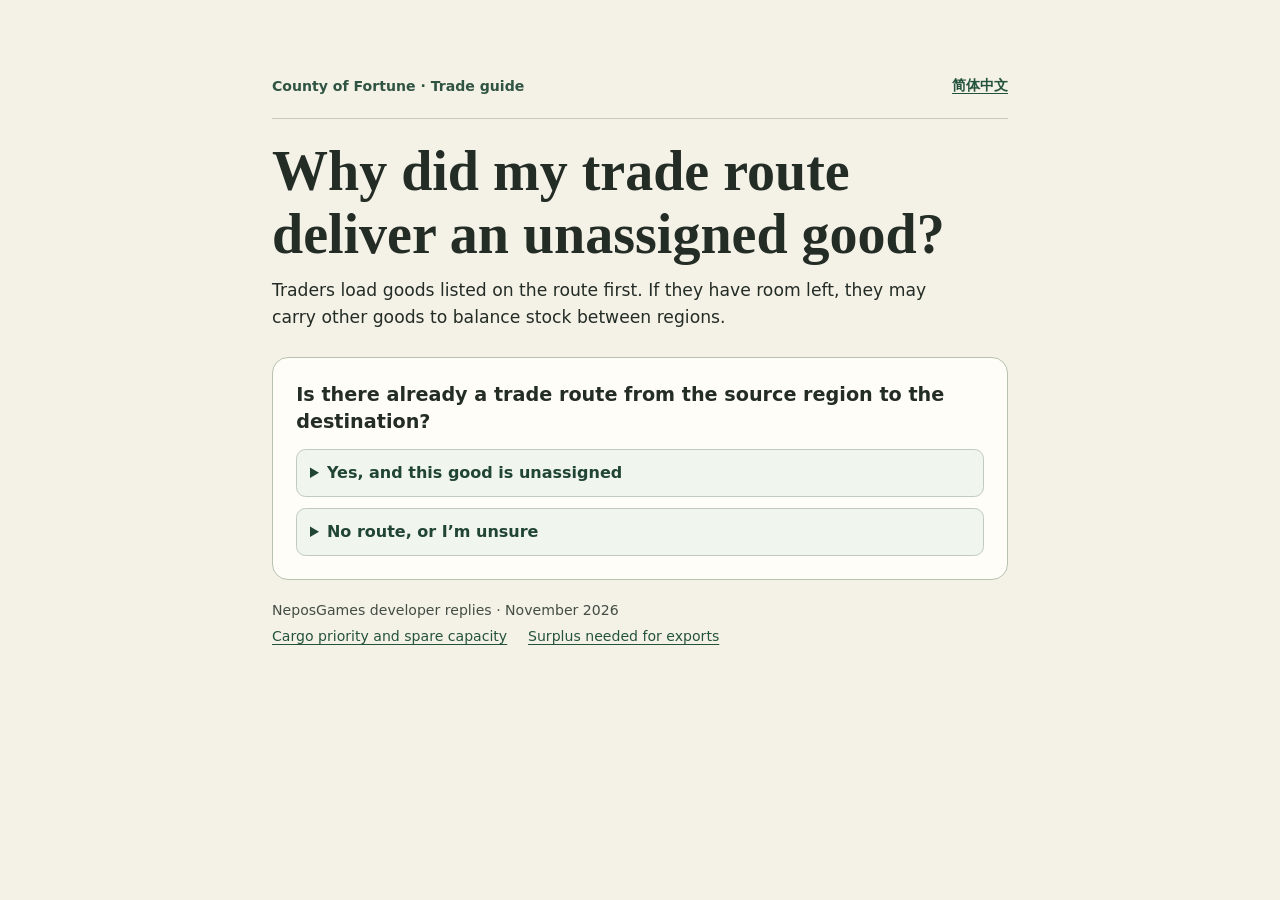
<file: index.html>
<!doctype html>
<html lang="en">
<head>
  <meta charset="utf-8">
  <meta name="viewport" content="width=device-width, initial-scale=1">
  <meta name="description" content="Why did a County of Fortune trade route deliver an unassigned good? Check the route, spare cargo space, and the exporting region's surplus.">
  <title>Why did my trade route deliver an unassigned good? | County of Fortune</title>
  <link rel="alternate" hreflang="zh-Hans" href="zh.html">
  <link rel="stylesheet" href="style.css">
</head>
<body>
  <main>
    <header>
      <div class="masthead">
        <p class="eyebrow">County of Fortune · Trade guide</p>
        <a class="language" href="zh.html" lang="zh-Hans">简体中文</a>
      </div>
      <h1>Why did my trade route deliver an unassigned good?</h1>
      <p class="intro">Traders load goods listed on the route first. If they have room left, they may carry other goods to balance stock between regions.</p>
    </header>

    <section class="check" aria-labelledby="route-question">
      <h2 id="route-question">Is there already a trade route from the source region to the destination?</h2>
      <details name="route">
        <summary>Yes, and this good is unassigned</summary>
        <div class="answer">
          <p>Spare cargo space can explain the delivery. Check whether the source region had a surplus of this good and whether the trader had room left after loading the listed goods.</p>
          <p class="example"><strong>Example.</strong> The route from A to B lists grain. B also receives cabbage. If A has surplus cabbage and there’s room after loading the grain, the trader may take cabbage too.</p>
        </div>
      </details>
      <details name="route">
        <summary>No route, or I’m unsure</summary>
        <div class="answer">
          <p>Open the trade panel and check whether the route list includes the correct source, destination, and direction. If you find that route, check the good against its list.</p>
          <p>If there’s no route, the developer’s reply leaves that delivery unexplained.</p>
        </div>
      </details>
    </section>

    <footer aria-label="Developer sources">
      <p>NeposGames developer replies · November 2026</p>
      <ul>
        <li><a href="https://steamcommunity.com/app/3204330/discussions/0/570428117602240172/#c570428117602243696">Cargo priority and spare capacity</a></li>
        <li><a href="https://steamcommunity.com/app/3204330/discussions/0/570428117602240172/#c570428117602340040">Surplus needed for exports</a></li>
      </ul>
    </footer>
  </main>
</body>
</html>
</file>
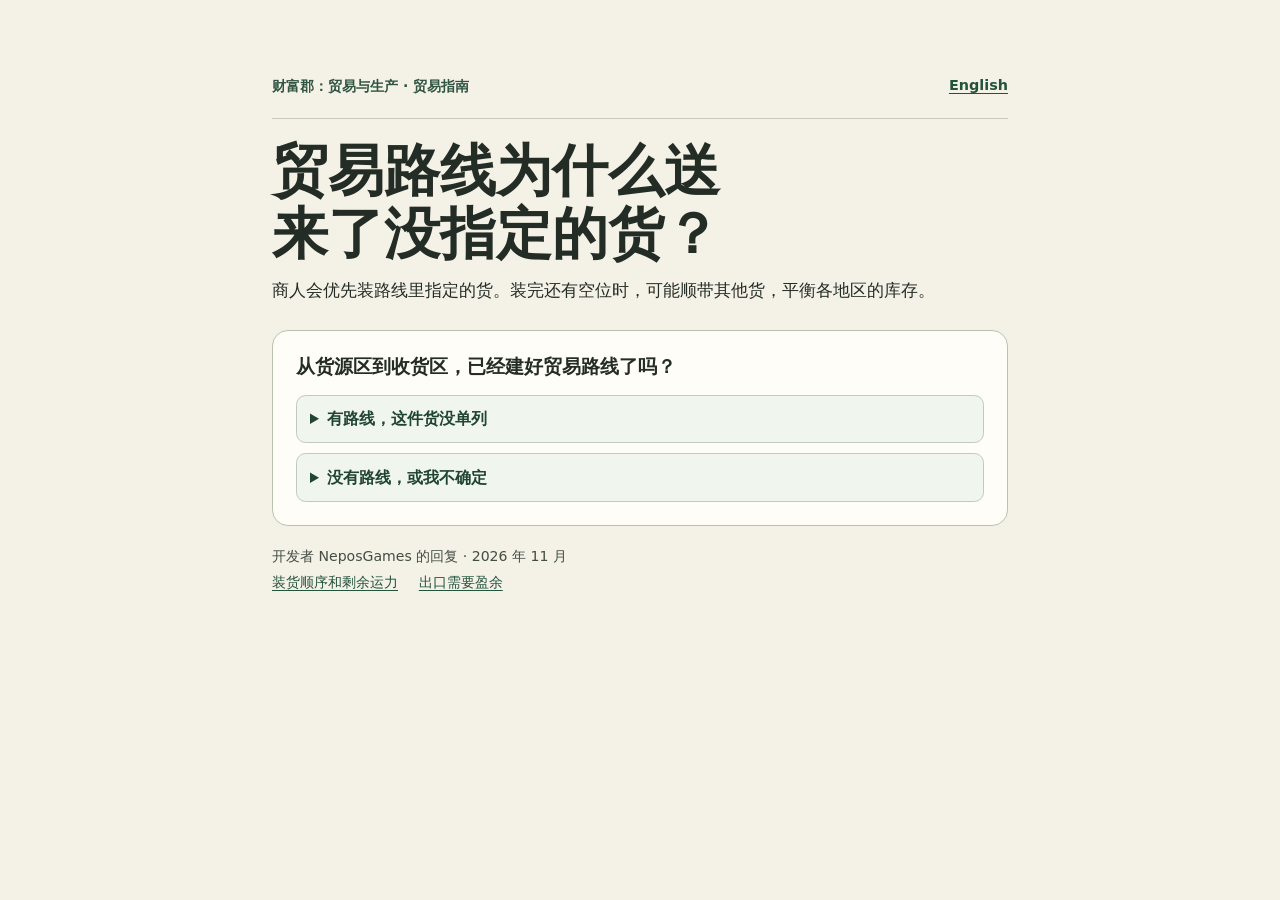
<file: zh.html>
<!doctype html>
<html lang="zh-Hans">
<head>
  <meta charset="utf-8">
  <meta name="viewport" content="width=device-width, initial-scale=1">
  <meta name="description" content="《财富郡：贸易与生产》的跨区路线为什么会送来没指定的货？先查路线，再看剩余运力和出口区库存。">
  <title>贸易路线为什么送来了没指定的货？｜财富郡</title>
  <link rel="alternate" hreflang="en" href="index.html">
  <link rel="stylesheet" href="style.css">
</head>
<body>
  <main>
    <header>
      <div class="masthead">
        <p class="eyebrow">财富郡：贸易与生产 · 贸易指南</p>
        <a class="language" href="index.html" lang="en">English</a>
      </div>
      <h1>贸易路线为什么送来了没指定的货？</h1>
      <p class="intro">商人会优先装路线里指定的货。装完还有空位时，可能顺带其他货，平衡各地区的库存。</p>
    </header>

    <section class="check" aria-labelledby="route-question">
      <h2 id="route-question">从货源区到收货区，已经建好贸易路线了吗？</h2>
      <details name="route">
        <summary>有路线，这件货没单列</summary>
        <div class="answer">
          <p>剩余运力可以解释这笔到货。先看货源区这件货有没有盈余，再看商人装完指定货物后还有没有空位。</p>
          <p class="example"><strong>举个例子。</strong>A 区到 B 区的路线只列了谷物，B 区却也收到了卷心菜。如果 A 区的卷心菜有盈余，而且装完谷物还有空位，商人就可能顺带卷心菜。</p>
        </div>
      </details>
      <details name="route">
        <summary>没有路线，或我不确定</summary>
        <div class="answer">
          <p>打开贸易面板，对照路线列表里的出发区、收货区和方向。找到这条路线后，再检查这件货有没有列在里面。</p>
          <p>如果确实没有路线，这条开发者回复还解释不了这笔到货。</p>
        </div>
      </details>
    </section>

    <footer aria-label="开发者来源">
      <p>开发者 NeposGames 的回复 · 2026 年 11 月</p>
      <ul>
        <li><a href="https://steamcommunity.com/app/3204330/discussions/0/570428117602240172/#c570428117602243696">装货顺序和剩余运力</a></li>
        <li><a href="https://steamcommunity.com/app/3204330/discussions/0/570428117602240172/#c570428117602340040">出口需要盈余</a></li>
      </ul>
    </footer>
  </main>
</body>
</html>
</file>
<file: style.css>
:root {
  color-scheme: light;
  font-family: system-ui, "Microsoft YaHei", sans-serif;
  color: #232c25;
  background: #f4f1e7;
  line-height: 1.6;
}

* { box-sizing: border-box; }

body { margin: 0; }

main {
  width: min(100% - 2rem, 46rem);
  margin: 0 auto;
  padding: clamp(1.5rem, 5vw, 4rem) 0 2rem;
}

.masthead {
  display: flex;
  flex-wrap: wrap;
  align-items: center;
  justify-content: space-between;
  gap: .25rem 1rem;
  padding-bottom: .6rem;
  border-bottom: 1px solid #c6c9bb;
}

.eyebrow {
  margin: 0;
  color: #305442;
  font-weight: 700;
  font-size: .88rem;
}

a { color: #24533c; text-underline-offset: .19em; }

.language {
  display: inline-flex;
  min-height: 44px;
  align-items: center;
  font-size: .9rem;
  font-weight: 650;
}

h1 {
  margin: 1.35rem 0 .7rem;
  font-family: Georgia, "Microsoft YaHei", serif;
  font-size: clamp(2rem, 6vw, 3.5rem);
  line-height: 1.12;
  text-wrap: balance;
}

.intro {
  margin: 0 0 1.6rem;
  max-width: 62ch;
  font-size: 1.075rem;
}

.check {
  padding: clamp(.85rem, 3vw, 1.45rem);
  border: 1px solid #b8c2af;
  border-radius: 1rem;
  background: #fffdf7;
}

h2 {
  margin: 0 0 .85rem;
  font-size: 1.2rem;
  line-height: 1.4;
}

details {
  border: 1px solid #becbbd;
  border-radius: .6rem;
  background: #f0f5ed;
}

details + details { margin-top: .65rem; }

summary {
  min-height: 44px;
  padding: .65rem .8rem;
  border-radius: .55rem;
  font-weight: 700;
  color: #214535;
  cursor: pointer;
}

summary:hover, details[open] > summary { background: #dce9d8; }

:focus-visible { outline: 3px solid #386345; outline-offset: 3px; }

.answer { padding: .8rem; }

.answer p { margin: 0; }

.answer p + p { margin-top: .6rem; }

.example {
  padding: .45rem .7rem;
  border-inline-start: 3px solid #69916a;
  background: #fbfcf7;
}

footer {
  margin-top: 1.2rem;
  font-size: .88rem;
  color: #434d43;
}

footer p { margin: 0 0 .2rem; }

footer ul {
  display: flex;
  flex-wrap: wrap;
  gap: .2rem 1.3rem;
  padding: 0;
  margin: 0;
  list-style: none;
}
</file>
